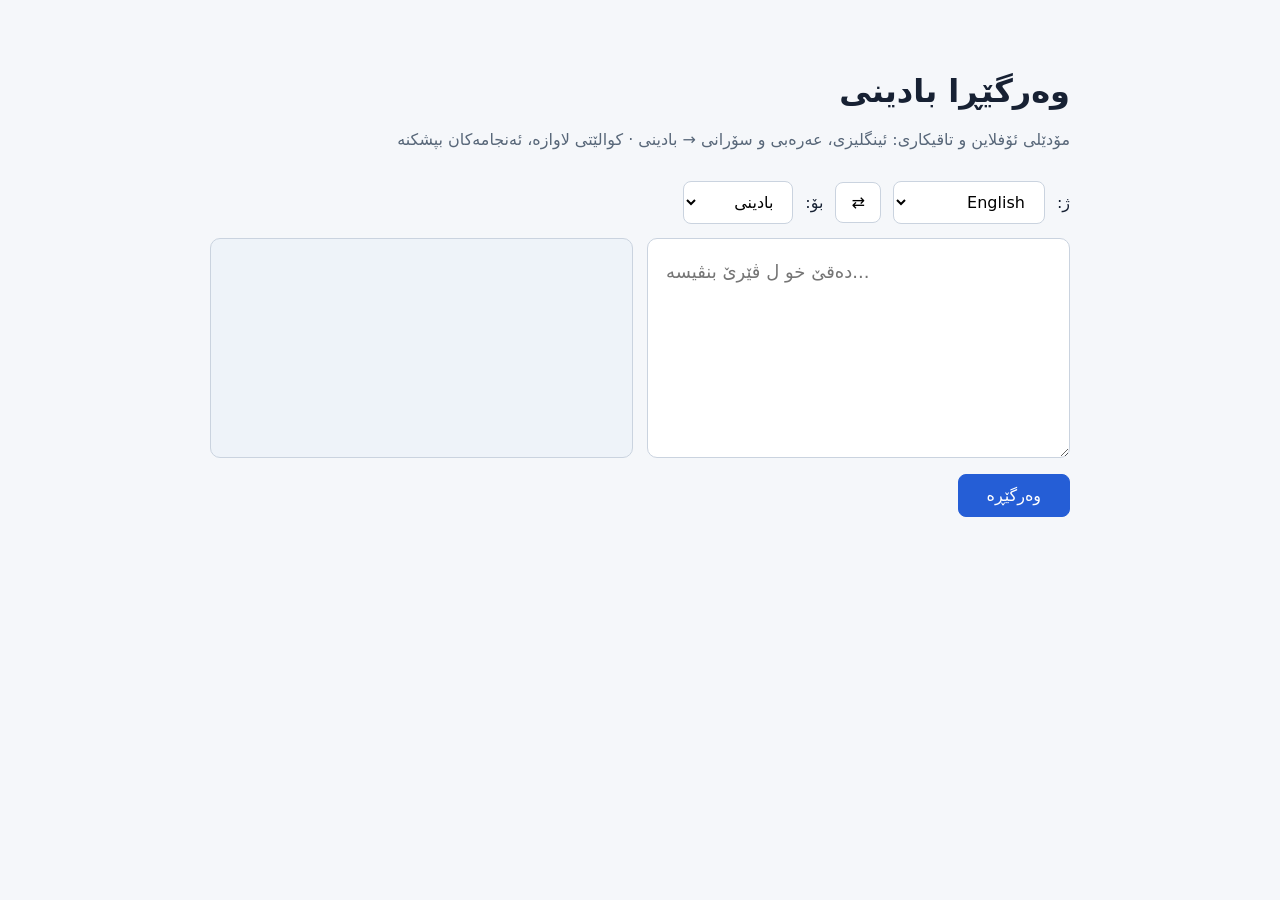
<file: static/index.html>
<!doctype html>
<html lang="ckb" dir="rtl">
<head>
  <meta charset="utf-8">
  <meta name="viewport" content="width=device-width, initial-scale=1">
  <title>وەرگێڕا بادینی</title>
  <style>
    * { box-sizing: border-box; }
    body { margin: 0; font-family: system-ui, sans-serif; background: #f5f7fa; color: #172133; }
    main { max-width: 900px; margin: 8vh auto; padding: 0 20px; }
    h1 { margin-bottom: 6px; }
    p { color: #586779; line-height: 1.7; }
    .toolbar { display: flex; align-items: center; gap: 12px; flex-wrap: wrap; margin: 28px 0 14px; }
    select, button, textarea { font: inherit; }
    select, button { padding: 10px 15px; border-radius: 8px; border: 1px solid #cad3df; background: white; }
    button { cursor: pointer; }
    .panels { display: grid; grid-template-columns: 1fr 1fr; gap: 14px; }
    textarea, .output { width: 100%; min-height: 220px; padding: 18px; border: 1px solid #cad3df; border-radius: 10px; background: white; font-size: 18px; line-height: 1.7; white-space: pre-wrap; overflow-wrap: anywhere; }
    textarea { resize: vertical; }
    .output { background: #eef3f9; }
    .submit { margin-top: 16px; background: #255ed6; border-color: #255ed6; color: white; padding: 11px 28px; }
    button:disabled { opacity: .6; cursor: wait; }
    #status { min-height: 2em; color: #8c3333; }
    @media (max-width: 600px) { .panels { grid-template-columns: 1fr; } textarea, .output { min-height: 160px; } }
  </style>
</head>
<body>
<main>
  <h1>وەرگێڕا بادینی</h1>
  <p>مۆدێلی ئۆفلاین و تاقیکاری: ئینگلیزی، عەرەبی و سۆرانی → بادینی · کوالێتی لاوازە، ئەنجامەکان بپشکنە</p>
  <form id="form">
    <div class="toolbar">
      <label for="source">ژ:</label>
      <select id="source"><option value="en">English</option><option value="sorani">کوردی سۆرانی</option><option value="ar">العربية</option><option value="badini">بادینی</option></select>
      <button type="button" id="swap" aria-label="گوهۆڕینا زمانان">⇄</button>
      <label for="target">بۆ:</label>
      <select id="target"><option value="badini">بادینی</option><option value="en">English</option></select>
    </div>
    <div class="panels">
      <textarea id="text" maxlength="4000" required placeholder="دەقێ خو ل ڤێرێ بنڤیسە..." aria-label="دەق" dir="auto"></textarea>
      <div class="output" id="output" role="status" aria-label="وەرگێڕان" dir="auto"></div>
    </div>
    <button class="submit" id="submit" type="submit">وەرگێڕە</button>
    <p id="status" role="alert"></p>
  </form>
</main>
<script>
  const form = document.querySelector('#form'), source = document.querySelector('#source'), target = document.querySelector('#target');
  const text = document.querySelector('#text'), output = document.querySelector('#output'), status = document.querySelector('#status'), submit = document.querySelector('#submit');
  function syncLanguages(changed) {
    if (changed === source) target.value = source.value === 'badini' ? 'en' : 'badini';
    else if (target.value === 'en') source.value = 'badini';
    else if (source.value === 'badini') source.value = 'en';
    document.querySelector('#swap').disabled = !((source.value === 'en' && target.value === 'badini') || (source.value === 'badini' && target.value === 'en'));
    output.textContent = ''; status.textContent = '';
  }
  source.addEventListener('change', () => syncLanguages(source));
  target.addEventListener('change', () => syncLanguages(target));
  document.querySelector('#swap').addEventListener('click', () => {
    [source.value, target.value] = [target.value, source.value];
    if (output.textContent) { text.value = output.textContent; output.textContent = ''; }
    status.textContent = '';
  });
  form.addEventListener('submit', async (event) => {
    event.preventDefault();
    if (!text.value.trim()) return;
    submit.disabled = true; output.textContent = ''; status.textContent = 'چاوەڕێ بکە... بارکرنا مودێلێ بۆ جارێ ئێکێ دەمێ دگریت.';
    try {
      const response = await fetch('/translate', { method: 'POST', headers: {'Content-Type': 'application/json'}, body: JSON.stringify({text: text.value, source: source.value, target: target.value}) });
      const data = await response.json();
      if (!response.ok) throw new Error(data.error || 'Translation failed.');
      output.textContent = data.translation; status.textContent = '';
    } catch (error) { status.textContent = error.message; }
    finally { submit.disabled = false; }
  });
</script>
</body>
</html>
</file>
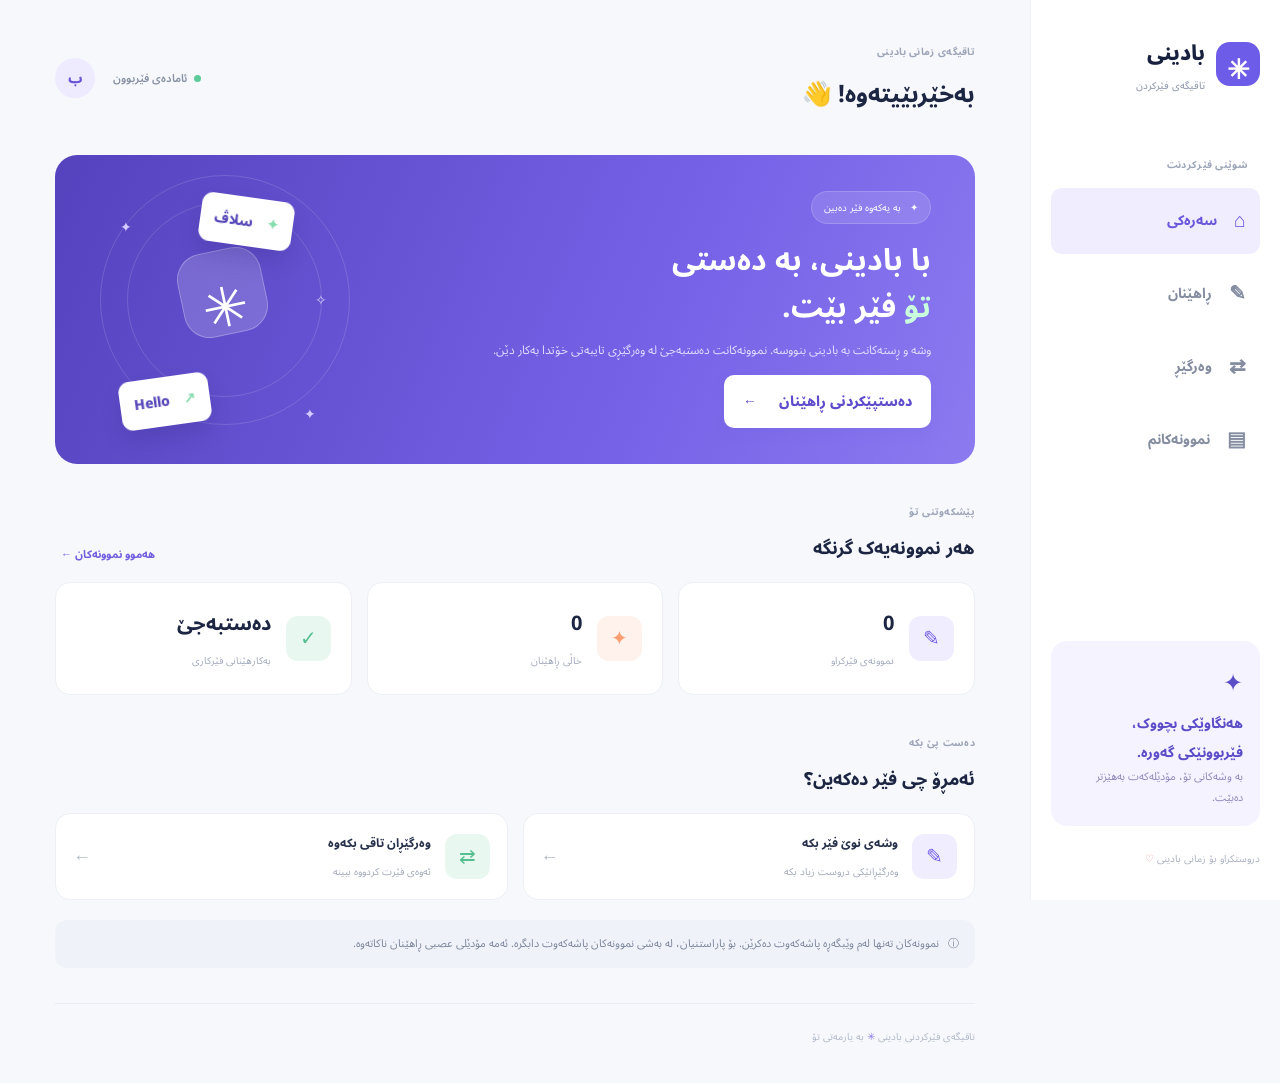
<file: trainer/index.html>
<!doctype html><html lang="ckb" dir="rtl"><head><meta charset="utf-8"><meta name="viewport" content="width=device-width,initial-scale=1"><meta name="theme-color" content="#151d39"><title>بادینی | تاقیگەی فێرکردن</title><link rel="stylesheet" href="style.css"></head><body>
<div class="app"><aside class="sidebar"><a href="#home" class="brand"><span class="brand-icon">✳</span><span>بادینی <small>تاقیگەی فێرکردن</small></span></a><div class="side-label">شوێنی فێرکردنت</div><nav><button class="nav active" data-page="home"><span>⌂</span> سەرەکی</button><button class="nav" data-page="practice"><span>✎</span> ڕاهێنان</button><button class="nav" data-page="translate"><span>⇄</span> وەرگێڕ</button><button class="nav" data-page="memory"><span>▤</span> نموونەکانم</button></nav><div class="side-note"><div>✦</div><b>هەنگاوێکی بچووک،<br>فێربوونێکی گەورە.</b><p>بە وشەکانی تۆ، مۆدێلەکەت بەهێزتر دەبێت.</p></div><div class="side-foot">دروستکراو بۆ زمانی بادینی <span>♡</span></div></aside>
<main><header><div><span class="eyebrow">تاقیگەی زمانی بادینی</span><h1 id="header-title">بەخێربێیتەوە! 👋</h1></div><div class="header-right"><div class="status"><i></i> ئامادەی فێربوون</div><div class="avatar">ب</div></div></header>
<section id="home" class="page active"><div class="hero"><div class="hero-copy"><div class="pill">✦ &nbsp; بە یەکەوە فێر دەبین</div><h2>با بادینی، بە دەستی<br><em>تۆ</em> فێر بێت.</h2><p>وشە و ڕستەکانت بە بادینی بنووسە. نموونەکانت دەستبەجێ لە وەرگێڕی تایبەتی خۆتدا بەکار دێن.</p><button class="primary light" data-go="practice">دەستپێکردنی ڕاهێنان <span>←</span></button></div><div class="hero-art" aria-hidden="true"><div class="orbit one"></div><div class="orbit two"></div><div class="art-card c1">سلاڤ <span>✦</span></div><div class="art-card c2">Hello <span>↗</span></div><div class="art-core">✳</div><span class="star s1">✦</span><span class="star s2">✧</span><span class="star s3">✦</span></div></div>
<div class="section-heading"><div><span class="eyebrow">پێشکەوتنی تۆ</span><h3>هەر نموونەیەک گرنگە</h3></div><button class="text-link" data-go="memory">هەموو نموونەکان ←</button></div><div class="stats"><div class="stat"><span class="stat-icon purple">✎</span><div><strong class="count">0</strong><small>نموونەی فێرکراو</small></div></div><div class="stat"><span class="stat-icon coral">✦</span><div><strong id="points">0</strong><small>خاڵی ڕاهێنان</small></div></div><div class="stat"><span class="stat-icon green">✓</span><div><strong>دەستبەجێ</strong><small>بەکارهێنانی فێرکاری</small></div></div></div>
<div class="section-heading"><div><span class="eyebrow">دەست پێ بکە</span><h3>ئەمڕۆ چی فێر دەکەین؟</h3></div></div><div class="features"><button class="feature" data-go="practice"><span class="feature-icon">✎</span><span><b>وشەی نوێ فێر بکە</b><small>وەرگێڕانێکی دروست زیاد بکە</small></span><span class="arrow">←</span></button><button class="feature" data-go="translate"><span class="feature-icon mint">⇄</span><span><b>وەرگێڕان تاقی بکەوە</b><small>ئەوەی فێرت کردووە ببینە</small></span><span class="arrow">←</span></button></div><div class="notice">ⓘ &nbsp; نموونەکان تەنها لەم وێبگەڕە پاشەکەوت دەکرێن. بۆ پاراستنیان، لە بەشی نموونەکان پاشەکەوت دابگرە. ئەمە مۆدێلی عصبی ڕاهێنان ناکاتەوە.</div></section>
<section id="practice" class="page"><div class="section-heading"><div><span class="eyebrow">فێرکردنی مۆدێل</span><h3>ڕاهێنانی ئەمڕۆ ✨</h3><p>وەرگێڕانی دروستی بادینی بنووسە و فێری بکە.</p></div><span class="step">هەنگاوی تۆ</span></div><div class="training-grid"><div class="panel"><div class="panel-top"><span class="mini-label">١ / زمان و وشە</span><button id="next-word" class="text-link">وشەی تر ↻</button></div><label for="practice-language">زمانی دەقە سەرەکییەکە</label><select id="practice-language"><option value="en">ئینگلیزی</option><option value="ar">عەرەبی</option><option value="sorani">سۆرانی</option></select><label for="practice-source">وشە یان ڕستە</label><textarea id="practice-source" rows="3" maxlength="1000" placeholder="وشە یان ڕستەیەک بنووسە..."></textarea><div class="divider"></div><span class="mini-label">٢ / وەرگێڕانی بادینی</span><label for="practice-target">وەرگێڕانی دروست</label><textarea id="practice-target" rows="3" maxlength="1000" placeholder="بە بادینی بنووسە..."></textarea><button id="teach" class="primary block">فێری بکە &nbsp; ✦</button><p id="practice-message" class="feedback" role="status"></p></div><div class="guide"><span class="guide-icon">✦</span><h3>تۆ مامۆستایت!</h3><p>هەر وەرگێڕانێک کە زیاد دەکەیت، دەستبەجێ لە وەرگێڕەکە بەکار دێت. دەتوانیت هەر کاتێک دەستکاری یان بیسڕیتەوە.</p><div class="guide-rule"></div><b>گرنگە بزانیت</b><p>فێربوونی خێرا تەنها بیرگەی وەرگێڕانی ئەم وێبگەڕە نوێ دەکاتەوە؛ کێشە عصبییەکانی AI ناگۆڕێت.</p></div></div></section>
<section id="translate" class="page"><div class="section-heading"><div><span class="eyebrow">تاقیکردنەوە</span><h3>وەرگێڕەکەت ⇄</h3><p>نموونەکانی تۆ پێش وەرگێڕانەکانی مۆدێلەکە بەکار دێن.</p></div></div><div class="panel translate-panel"><label for="translate-language">لە</label><select id="translate-language"><option value="en">ئینگلیزی</option><option value="ar">عەرەبی</option><option value="sorani">سۆرانی</option></select><label for="translate-source">دەقە سەرەکییەکە</label><textarea id="translate-source" rows="4" maxlength="1000" placeholder="لێرە بنووسە..."></textarea><button id="translate-button" class="primary block">وەری بگێڕە ←</button><div class="result-label">بۆ بادینی</div><div id="translate-result" class="translation-output" aria-live="polite">وەرگێڕانەکەت لێرە دەردەکەوێت</div><div id="translate-info" class="result-info"></div><button id="correct" class="outline" hidden>دەستکاری و فێرکردنی وەرگێڕان ✎</button></div></section>
<section id="memory" class="page"><div class="section-heading"><div><span class="eyebrow">بیرگەی تایبەتی</span><h3>نموونەکانم <span class="count-badge count">0</span></h3><p>نموونەکانت لەم وێبگەڕە تەنها بۆ خۆت پاشەکەوت دەکرێن.</p></div></div><div class="panel"><div class="memory-tools"><input id="search" type="search" placeholder="گەڕان لە نموونەکان..." aria-label="گەڕان"><button id="export" class="outline">داگرتنی پاشەکەوت ↓</button><label for="import" class="outline import-label">گەڕاندنەوە ↑</label><input type="file" id="import" accept="application/json,.json" hidden></div><p class="storage-hint">پاشەکەوتەکە فایلێکی JSON ـە. ئەگەر داتای وێبگەڕ بسڕیتەوە، نموونەکانت دەسڕێنەوە؛ پاشەکەوتی خۆت بپارێزە.</p><p id="memory-message" role="status" class="feedback"></p><div id="memory-list"></div></div></section>
<footer>تاقیگەی فێرکردنی بادینی <span>✳</span> بە یارمەتی تۆ</footer></main></div><script type="module" src="app.mjs"></script></body></html>
</file>
<file: trainer/style.css>
@import url('https://fonts.googleapis.com/css2?family=Noto+Sans+Arabic:wght@400;500;600;700;800&display=swap');
:root{font-family:'Noto Sans Arabic',Tahoma,sans-serif;color:#1c2642;background:#f7f8fc;font-size:14px}*{box-sizing:border-box}body{margin:0}button,input,textarea,select{font:inherit}button{cursor:pointer}.app{min-height:100vh;display:flex}.sidebar{position:sticky;top:0;height:100vh;width:250px;flex-shrink:0;background:#fff;border-left:1px solid #edf0f7;padding:31px 20px;display:flex;flex-direction:column}.brand{display:flex;align-items:center;gap:11px;text-decoration:none;color:#17213d;font-size:21px;font-weight:800}.brand small{display:block;font-size:10px;color:#9aa1b5;font-weight:500}.brand-icon{background:#6d5ce7;color:white;border-radius:14px;width:44px;height:44px;display:grid;place-items:center;font-size:27px}.side-label,.eyebrow{color:#9da5b8;font-weight:700;font-size:10px;letter-spacing:.03em}.side-label{margin:58px 12px 13px}.sidebar nav{display:grid;gap:7px}.nav{background:none;border:0;text-align:right;color:#858da1;border-radius:11px;padding:12px 14px;font-weight:700}.nav span{font-size:20px;margin-left:13px;vertical-align:middle}.nav:hover,.nav.active{color:#6a58dc;background:#f0edff}.side-note{margin-top:auto;border-radius:16px;background:#f5f3ff;padding:17px;color:#5b4dc8}.side-note div{font-size:24px}.side-note b{line-height:1.9}.side-note p{font-size:11px;line-height:1.9;color:#9189bd;margin-bottom:0}.side-foot{font-size:10px;color:#aab0c0;margin-top:22px}.side-foot span{color:#f09b9b}main{width:min(100%,1250px);padding:36px 55px;margin:auto;align-self:flex-start}header{display:flex;justify-content:space-between;align-items:center;margin-bottom:35px}h1{margin:4px 0 0;font-size:24px}h2,h3,p{margin-top:0}.header-right{display:flex;align-items:center;gap:18px}.status{font-size:11px;color:#8791a4;font-weight:600}.status i{display:inline-block;background:#5dca9a;border-radius:50%;height:7px;width:7px;margin-left:4px}.avatar{background:#eeeaff;color:#6855d4;width:40px;height:40px;display:grid;place-items:center;border-radius:50%;font-weight:800}.page{display:none}.page.active{display:block}.hero{background:linear-gradient(112deg,#5542bd,#7562e7 65%,#8c7af0);border-radius:22px;min-height:284px;color:white;position:relative;overflow:hidden;display:flex}.hero-copy{padding:36px 44px;z-index:2;width:64%}.pill{background:#ffffff20;border:1px solid #ffffff2a;border-radius:30px;display:inline-block;padding:5px 12px;font-size:10px}.hero h2{font-size:30px;line-height:1.55;margin:14px 0 8px}.hero h2 em{font-style:normal;color:#c9ffdd}.hero p{color:#e0dcff;line-height:2;font-size:12px;max-width:440px}.primary{background:#6c59df;color:white;border:0;border-radius:10px;padding:13px 22px;font-weight:800;box-shadow:0 5px 12px #7161d329}.primary:hover{background:#5a47ce}.primary.light{background:#fff;color:#5f4ccc;padding:12px 19px}.primary.light span{margin-right:18px}.hero-art{position:absolute;left:25px;top:0;width:300px;height:100%;direction:ltr}.orbit{border:1px solid #ffffff24;border-radius:50%;position:absolute}.orbit.one{width:250px;height:250px;left:20px;top:20px}.orbit.two{width:195px;height:195px;left:47px;top:47px}.art-core{position:absolute;top:95px;left:100px;background:#ffffff2b;border:1px solid #ffffff42;color:#fff;width:85px;height:85px;border-radius:26px;display:grid;place-items:center;font-size:55px;transform:rotate(-12deg)}.art-card{position:absolute;background:white;color:#5546b9;padding:10px 14px;border-radius:11px;box-shadow:0 12px 24px #34257d3d;font-weight:800;z-index:1}.art-card span{color:#85dcae;margin-left:10px}.c1{top:42px;left:120px;transform:rotate(8deg)}.c2{bottom:38px;left:40px;transform:rotate(-8deg)}.star{position:absolute;color:#d5cbff}.s1{top:58px;left:40px}.s2{top:131px;left:235px}.s3{bottom:35px;left:224px}.section-heading{display:flex;justify-content:space-between;align-items:end;margin:32px 0 15px}.section-heading h3{font-size:18px;margin:4px 0 0}.section-heading p{margin:8px 0 0;color:#929aab;font-size:12px}.text-link{border:0;background:none;color:#7360df;font-weight:700;font-size:11px}.stats{display:grid;grid-template-columns:repeat(3,1fr);gap:15px}.stat,.feature,.panel{background:white;border:1px solid #edeff5;border-radius:15px}.stat{padding:20px;display:flex;align-items:center;gap:15px}.stat-icon,.feature-icon{width:45px;height:45px;border-radius:12px;display:grid;place-items:center;font-size:20px}.purple,.feature-icon{background:#f0edff;color:#7560e6}.coral{background:#fff1ec;color:#ff9d72}.green,.mint{background:#e8f8f0;color:#56bf91}.stat strong{display:block;font-size:20px}.stat small{color:#a2aabd;font-size:10px}.features{display:grid;grid-template-columns:1fr 1fr;gap:15px}.feature{display:flex;align-items:center;text-align:right;padding:17px;gap:14px;color:#28314b}.feature:hover{border-color:#bcb2f7}.feature b,.feature small{display:block}.feature b{font-size:12px}.feature small{font-size:10px;color:#a1a9b9;margin-top:5px}.feature .arrow{margin-right:auto;font-size:18px;color:#b4b9c7}.notice{background:#f0f2f9;color:#7c879b;border-radius:12px;margin-top:20px;padding:13px 16px;font-size:11px;line-height:2}footer{border-top:1px solid #e9ecf3;padding-top:22px;margin-top:35px;color:#b0b8c7;font-size:10px}footer span{color:#8875eb}.training-grid{display:grid;grid-template-columns:minmax(0,1fr) 280px;gap:20px}.panel{padding:26px}.panel-top{display:flex;justify-content:space-between;align-items:center}.mini-label{font-weight:800;color:#7966e2;font-size:11px;display:block;margin-bottom:17px}.panel label:not(.import-label){display:block;font-size:11px;font-weight:700;color:#667188;margin:14px 0 8px}textarea,select,input[type=search]{display:block;border:1px solid #e5e8f1;background:#fafbfe;border-radius:10px;padding:12px 14px;color:#28314b;width:100%;outline:none}textarea{resize:vertical;min-height:80px}textarea:focus,select:focus,input:focus{border-color:#998aef;box-shadow:0 0 0 3px #eeeaff}.divider{height:1px;background:#edf0f5;margin:24px 0}.block{width:100%;margin-top:18px}.feedback{color:#5cba8d;font-size:12px;line-height:2;margin:12px 0 0}.feedback.error{color:#d25f60}.guide{background:#f1efff;border-radius:16px;padding:25px;height:fit-content;color:#5e51b7}.guide-icon{font-size:30px}.guide h3{margin:10px 0;font-size:17px}.guide p{font-size:12px;line-height:2.2;color:#837baa}.guide b{font-size:12px}.guide-rule{border-top:1px solid #ded9fc;margin:20px 0}.step{background:#eeeaff;color:#7560e6;border-radius:20px;padding:6px 12px;font-size:10px}.translate-panel{max-width:700px}.result-label{margin-top:27px;font-size:11px;color:#8e98aa;font-weight:700}.translation-output{margin-top:10px;background:#f5f3ff;border-radius:10px;padding:18px;min-height:70px;white-space:pre-wrap;color:#5648ac;font-weight:700}.result-info{font-size:11px;color:#929bad;margin:10px 0;line-height:2}.outline{background:white;border:1px solid #e1ddf8;color:#6d5cce;border-radius:9px;padding:9px 13px;font-size:11px;font-weight:700}.memory-tools{display:flex;gap:10px;align-items:center}.memory-tools input{flex:1}.memory-tools button,.import-label{white-space:nowrap;cursor:pointer}.storage-hint{color:#9ba3b3;font-size:10px;margin:12px 0}.memory-row{padding:15px 0;border-top:1px solid #f0f1f6;display:flex;align-items:center;gap:15px}.memory-row .pair{flex:1;min-width:0;overflow-wrap:anywhere}.memory-row strong,.memory-row small{display:block}.memory-row small{color:#9ba2b2;font-size:10px}.memory-row .target{color:#6d5acb}.memory-row button{background:none;border:0;color:#d07377}.empty{text-align:center;color:#a0a8b9;padding:40px}.count-badge{font-size:11px;background:#f0edff;color:#6e5ce0;border-radius:50px;padding:3px 9px}@media(max-width:850px){.sidebar{width:78px;padding:24px 12px}.brand{justify-content:center}.brand>span:not(.brand-icon),.side-label,.side-note,.side-foot,.nav{font-size:0}.nav{text-align:center}.nav span{font-size:20px;margin:0}.sidebar nav{margin-top:50px}main{padding:25px}.training-grid{grid-template-columns:1fr}.hero-art{opacity:.5}.hero-copy{width:80%}}@media(max-width:550px){.sidebar{width:58px;padding:18px 7px}.brand-icon{width:38px;height:38px}.status{display:none}main{padding:20px 14px}.hero{min-height:260px}.hero-copy{padding:26px 20px;width:100%}.hero h2{font-size:24px}.hero-art{left:-70px;opacity:.22}.stats{grid-template-columns:1fr;gap:8px}.stat{padding:12px}.features{grid-template-columns:1fr}.memory-tools{flex-wrap:wrap}.memory-tools input{flex:0 0 100%}.section-heading{margin-top:25px}.panel{padding:18px}}
</file>
